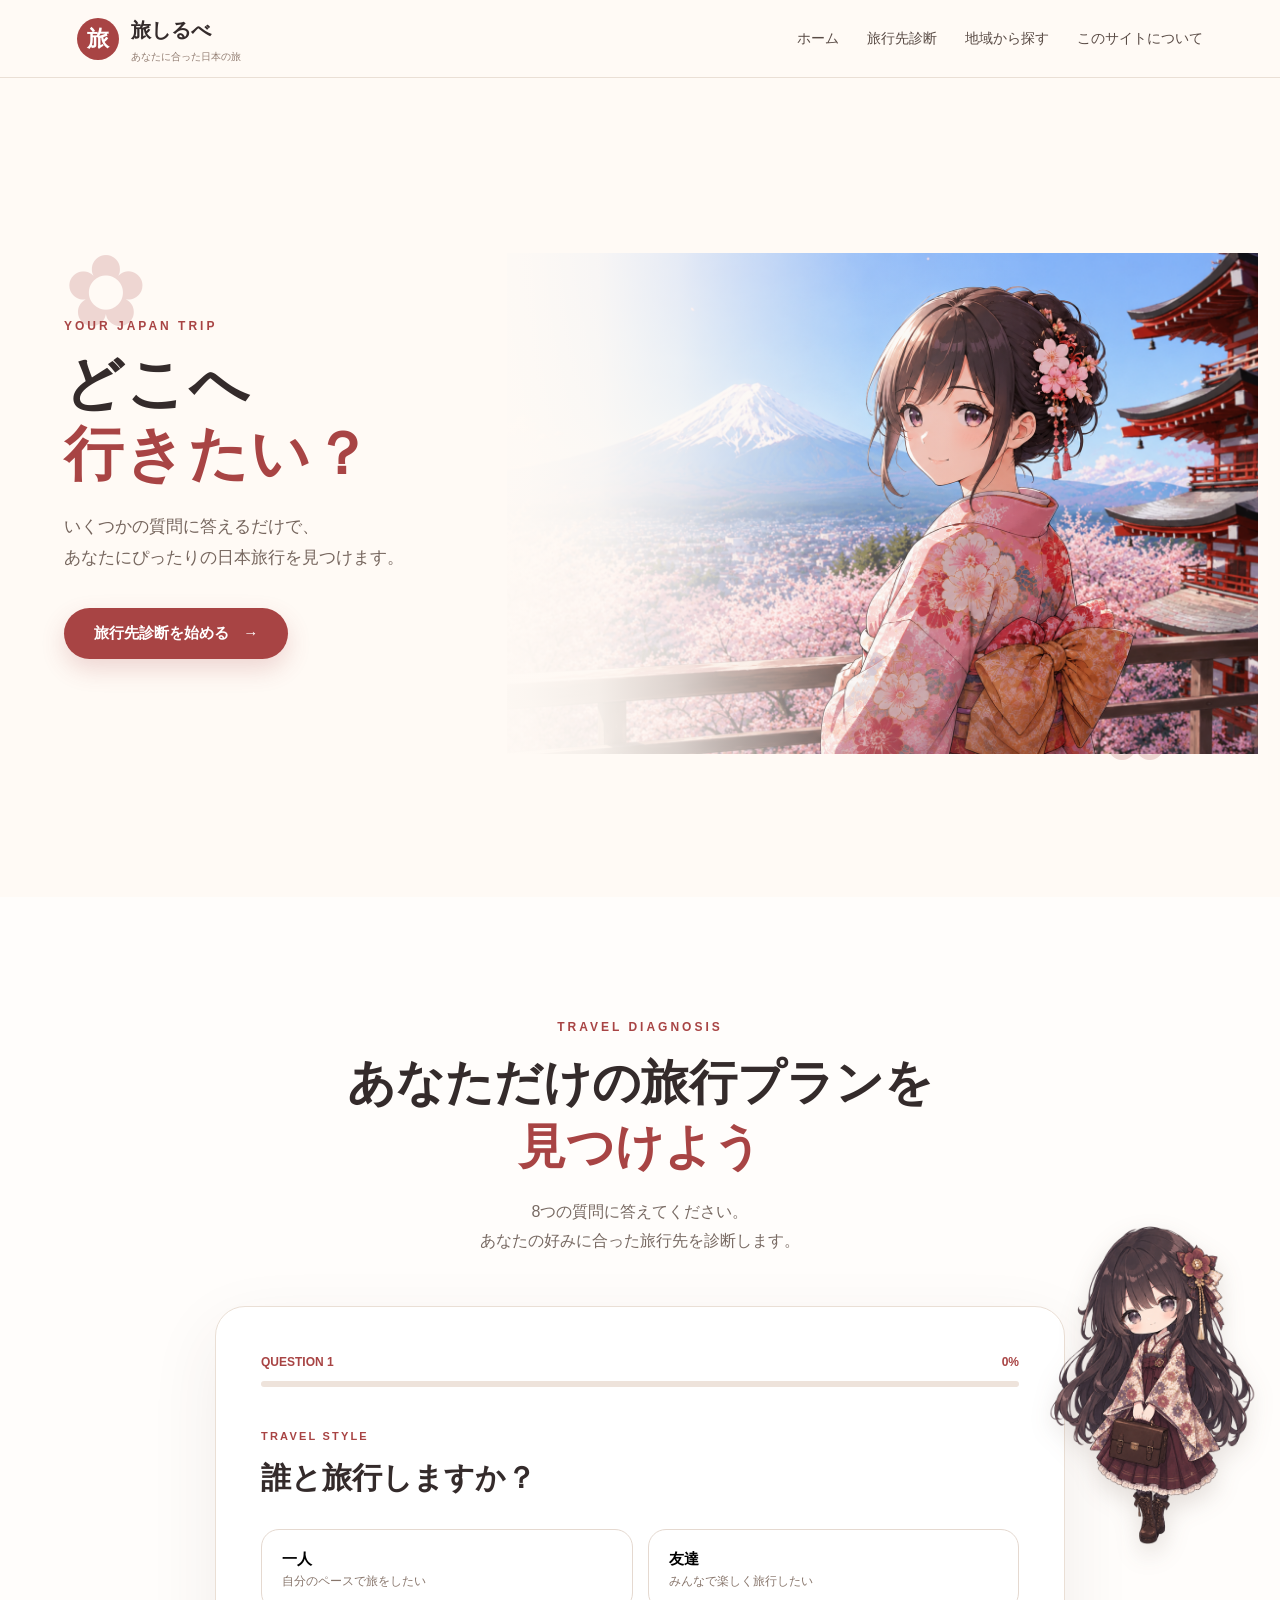
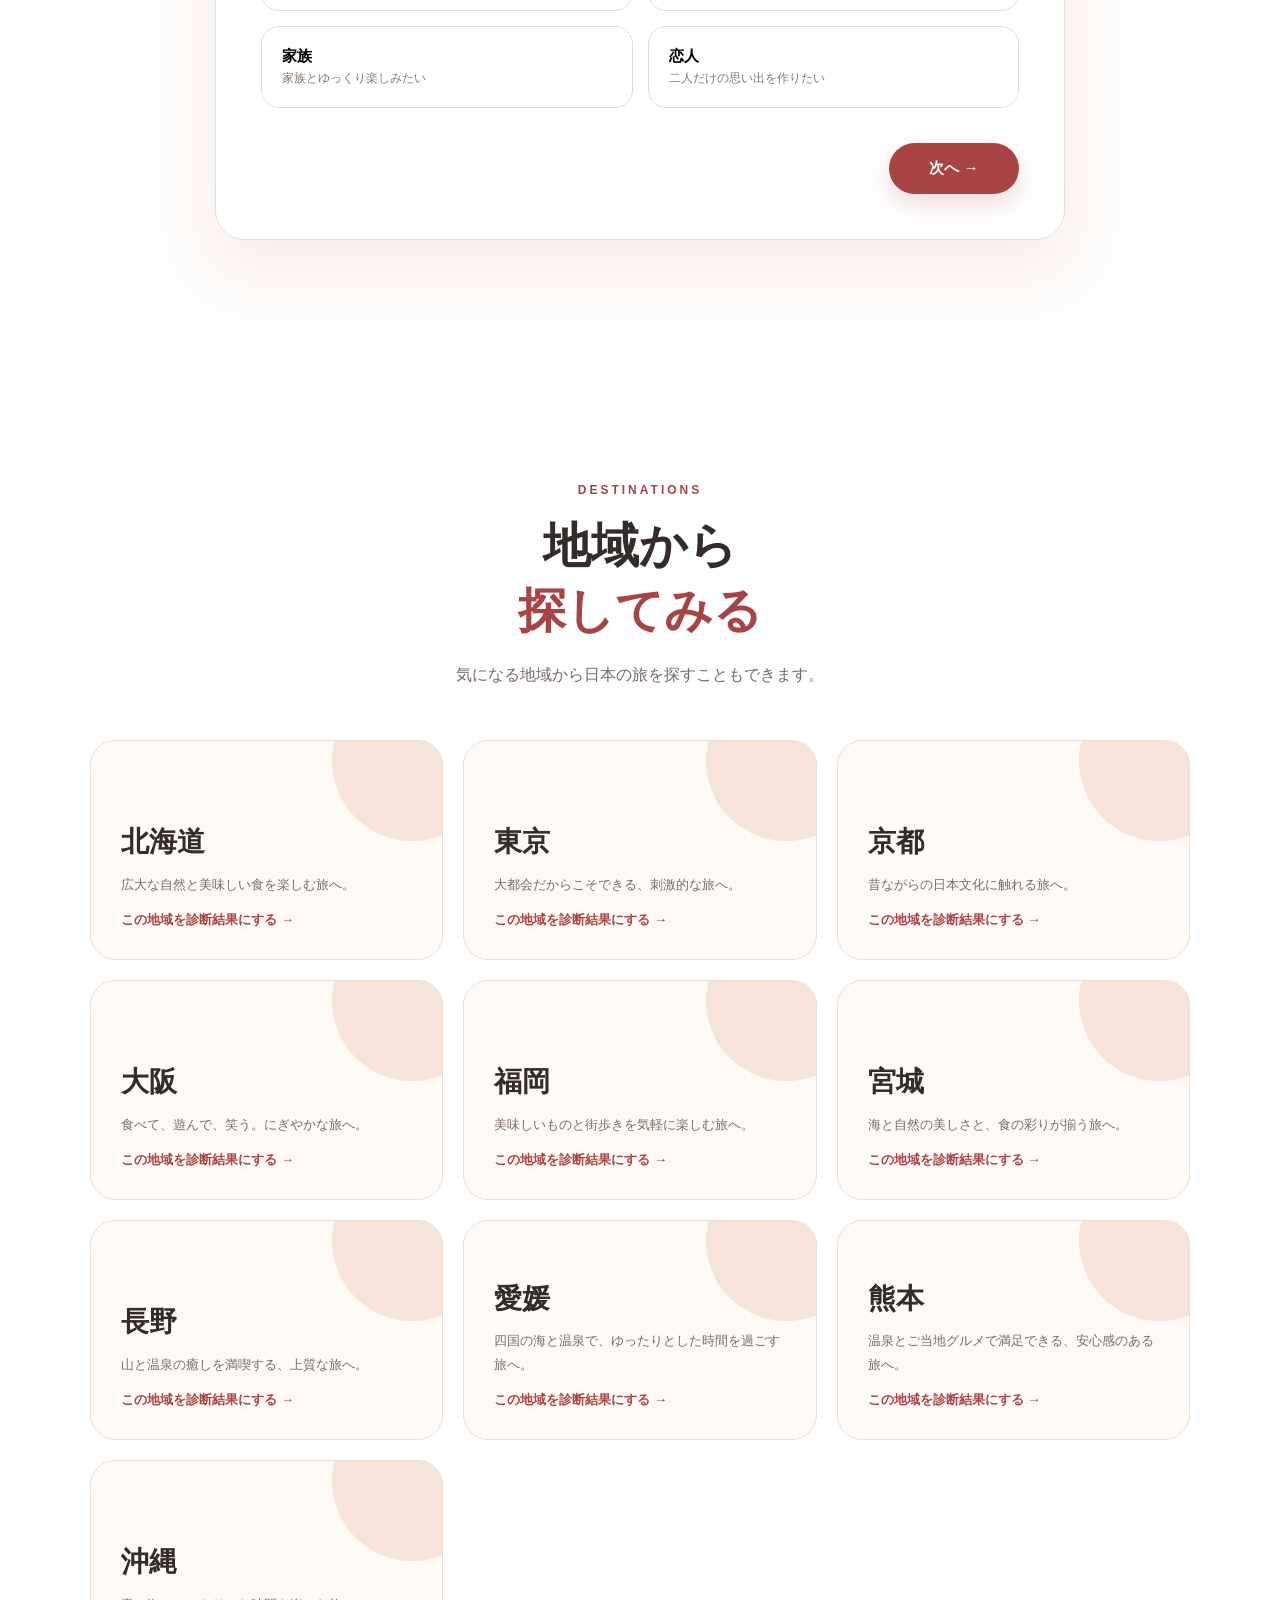
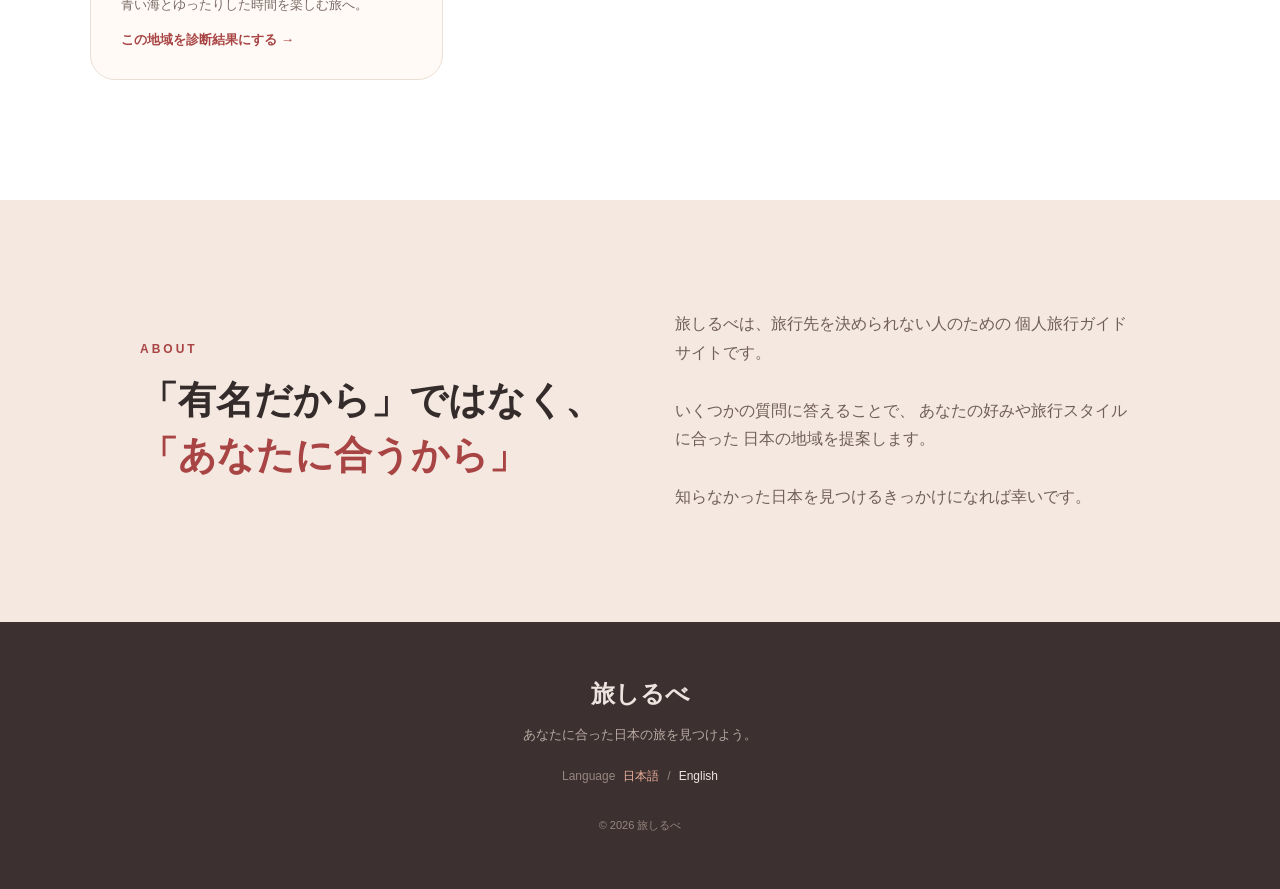
<file: index.html>
<!DOCTYPE html>
<html lang="ja">
<head>
    <meta charset="UTF-8">
    <meta name="viewport" content="width=device-width, initial-scale=1.0">

    <title>旅しるべ｜あなたに合った日本の旅</title>

    <link rel="stylesheet" href="style.css">
    <link rel="stylesheet" href="companion.css">
</head>

<body>

    <!-- =========================
         ヘッダー
    ========================== -->

    <header class="header">

        <div class="logo">
            <span class="logo-mark">旅</span>
            <div>
                <strong>旅しるべ</strong>
                <small>あなたに合った日本の旅</small>
            </div>
        </div>

        <nav class="nav">
            <a href="#home">ホーム</a>
            <a href="#diagnosis">旅行先診断</a>
            <a href="#regions">地域から探す</a>
            <a href="#about">このサイトについて</a>
        </nav>

    </header>


    <!-- =========================
         メイン
    ========================== -->

    <main>

        <!-- ヒーロー -->
        <section id="home" class="hero">

            <div class="hero-decoration decoration-one">✿</div>
            <div class="hero-decoration decoration-two">❀</div>

            <div class="hero-content">

                <div class="hero-text">

                    <p class="eyebrow">YOUR JAPAN TRIP</p>

                    <h1>
                        どこへ<br>
                        <span>行きたい？</span>
                    </h1>

                    <p class="hero-description">
                        いくつかの質問に答えるだけで、<br>
                        あなたにぴったりの日本旅行を見つけます。
                    </p>

                    <button class="main-button" id="startButton">
                        旅行先診断を始める
                        <span>→</span>
                    </button>

                </div>


                <!-- キャラクター用スペース -->
                <div class="character-area"></div>

            </div>

        </section>


        <!-- =========================
             診断セクション
        ========================== -->

        <section id="diagnosis" class="diagnosis-section">

            <div class="section-heading">

                <p class="eyebrow">TRAVEL DIAGNOSIS</p>

                <h2>
                    あなただけの旅行プランを<br>
                    <span>見つけよう</span>
                </h2>

                <p>
                    8つの質問に答えてください。<br>
                    あなたの好みに合った旅行先を診断します。
                </p>

            </div>


            <div class="quiz-card" id="quizCard">

                <!-- 進行状況 -->
                <div class="quiz-progress">

                    <div class="progress-info">
                        <span id="questionNumber">QUESTION 1</span>
                        <span id="progressPercent">0%</span>
                    </div>

                    <div class="progress-bar">
                        <div id="progressFill"></div>
                    </div>

                </div>


                <!-- 質問 -->
                <div id="questionArea">

                    <p class="question-category" id="questionCategory">
                        TRAVEL STYLE
                    </p>

                    <h3 id="questionText">
                        誰と旅行しますか？
                    </h3>

                    <div id="choices" class="choices"></div>

                </div>


                <!-- ボタン -->
                <div class="quiz-buttons">

                    <button
                        id="backButton"
                        class="sub-button"
                        type="button">
                        ← 戻る
                    </button>

                    <button
                        id="nextButton"
                        class="main-button small-button"
                        type="button"
                        disabled>
                        次へ →
                    </button>

                </div>

            </div>

        </section>


        <!-- =========================
             診断結果
        ========================== -->

        <section id="resultSection" class="result-section">

            <div class="result-card">

                <p class="eyebrow">YOUR RESULT</p>

                <h2>
                    あなたにおすすめの<br>
                    <span>旅行先は……</span>
                </h2>

                <div class="result-region" id="resultRegion">
                    京都
                </div>

                <p class="result-catch" id="resultCatch">
                    歴史と日本文化を感じる旅へ。
                </p>

                <div class="result-description" id="resultDescription">
                </div>


                <div class="result-tags" id="resultTags">
                </div>


                <div class="result-grid">

                    <div class="result-info">

                        <span>🏯 おすすめスポット</span>
                        <strong id="resultSpots"></strong>

                    </div>

                    <div class="result-info">

                        <span>🍴 おすすめグルメ</span>
                        <strong id="resultFood"></strong>

                    </div>

                    <div class="result-info">

                        <span>🌸 おすすめ時期</span>
                        <strong id="resultSeason"></strong>

                    </div>

                    <div class="result-info">

                        <span>💰 予算目安</span>
                        <strong id="resultBudget"></strong>

                    </div>

                </div>


                <div class="result-alternatives">

                    <p class="result-alternatives-title">
                        他にはこんな場所がおすすめ！
                    </p>

                    <div class="result-alternative-list" id="resultAlternatives"></div>

                </div>


                <div class="result-actions">

                    <button
                        id="detailsButton"
                        class="main-button">
                        この地域を詳しく見る →
                    </button>

                    <button
                        id="retryButton"
                        class="sub-button">
                        もう一度診断する
                    </button>

                </div>

            </div>

        </section>


        <!-- =========================
             地域一覧
        ========================== -->

        <section id="regions" class="regions-section">

            <div class="section-heading">

                <p class="eyebrow">DESTINATIONS</p>

                <h2>
                    地域から<br>
                    <span>探してみる</span>
                </h2>

                <p>
                    気になる地域から日本の旅を探すこともできます。
                </p>

            </div>


            <div class="region-grid" id="regionGrid">

                <!-- JavaScriptで生成 -->

            </div>

        </section>


        <!-- =========================
             このサイトについて
        ========================== -->

        <section id="about" class="about-section">

            <div class="about-inner">

                <div>

                    <p class="eyebrow">ABOUT</p>

                    <h2>
                        「有名だから」ではなく、<br>
                        <span>「あなたに合うから」</span>
                    </h2>

                </div>

                <p>
                    旅しるべは、旅行先を決められない人のための
                    個人旅行ガイドサイトです。
                    <br><br>
                    いくつかの質問に答えることで、
                    あなたの好みや旅行スタイルに合った
                    日本の地域を提案します。
                    <br><br>
                    知らなかった日本を見つけるきっかけになれば幸いです。
                </p>

            </div>

        </section>

    </main>


    <!-- =========================
         フッター
    ========================== -->

    <footer>

        <div class="footer-logo">
            旅しるべ
        </div>

        <p>
            あなたに合った日本の旅を見つけよう。
        </p>

        <div class="language-switcher" aria-label="Language">
            <span>Language</span>
            <a href="index.html?lang=ja" id="japaneseLink" aria-current="page">日本語</a>
            <span aria-hidden="true"> / </span>
            <a href="index.html?lang=en" id="englishLink">English</a>
        </div>

        <small>
            © 2026 旅しるべ
        </small>

    </footer>


    <script src="script.js"></script>
    <script src="companion.js"></script>

</body>
</html>
</file>
<file: style.css>
/* ==========================================
   基本設定
========================================== */

* {
    box-sizing: border-box;
    margin: 0;
    padding: 0;
}

html {
    scroll-behavior: smooth;
}

body {
    font-family:
        "Yu Gothic",
        "Hiragino Kaku Gothic ProN",
        Meiryo,
        sans-serif;

    color: #342b2b;
    background: #fffaf5;
    line-height: 1.8;
}

button,
a {
    font-family: inherit;
}

button {
    cursor: pointer;
}


/* ==========================================
   ヘッダー
========================================== */

.header {
    height: 78px;
    padding: 0 6%;

    display: flex;
    align-items: center;
    justify-content: space-between;

    background: rgba(255, 250, 245, 0.96);

    border-bottom: 1px solid #eadfd5;

    position: sticky;
    top: 0;
    z-index: 100;
}

.logo {
    display: flex;
    align-items: center;
    gap: 12px;
}

.logo-mark {
    width: 42px;
    height: 42px;

    display: grid;
    place-items: center;

    border-radius: 50%;

    color: white;
    background: #a84444;

    font-size: 22px;
    font-weight: bold;
}

.logo strong {
    display: block;
    font-size: 20px;
}

.logo small {
    display: block;
    color: #927d72;
    font-size: 10px;
}

.nav {
    display: flex;
    gap: 28px;
}

.nav a {
    color: #594b45;
    text-decoration: none;
    font-size: 14px;
    transition: 0.2s;
}

.nav a:hover {
    color: #a84444;
}


/* ==========================================
   共通
========================================== */

.eyebrow {
    color: #a84444;
    font-size: 12px;
    font-weight: bold;
    letter-spacing: 0.25em;
    margin-bottom: 12px;
}

.section-heading {
    text-align: center;
    margin-bottom: 50px;
}

.section-heading h2 {
    font-size: clamp(32px, 5vw, 48px);
    line-height: 1.35;
    margin-bottom: 18px;
}

.section-heading h2 span,
.hero h1 span,
.about-section h2 span {
    color: #a84444;
}

.section-heading > p:last-child {
    color: #786a63;
}


/* ==========================================
   ボタン
========================================== */

.main-button {
    border: none;

    background: #a84444;
    color: white;

    padding: 16px 30px;

    border-radius: 999px;

    font-size: 15px;
    font-weight: bold;

    box-shadow: 0 10px 25px rgba(168, 68, 68, 0.2);

    transition:
        transform 0.2s,
        box-shadow 0.2s,
        background 0.2s;
}

.main-button:hover {
    background: #8f3737;
    transform: translateY(-3px);

    box-shadow:
        0 15px 30px rgba(168, 68, 68, 0.28);
}

.main-button span {
    margin-left: 10px;
}

.small-button {
    min-width: 130px;
}

.sub-button {
    border: 1px solid #d8c9be;

    background: white;
    color: #65554d;

    padding: 14px 24px;

    border-radius: 999px;

    font-size: 14px;

    transition: 0.2s;
}

.sub-button:hover {
    background: #f7eee8;
}


/* ==========================================
   ヒーロー
========================================== */

.hero {
    position: relative;

    min-height: calc(100vh - 81px);

    overflow: hidden;

    display: flex;
    align-items: center;
}

.hero-content {

    position: relative;
    z-index: 2;

    width: min(1280px, 100%);
    max-width: 1280px;
    margin-left: 5%;
    padding-right: 4%;
    display: flex;
    align-items: center;
    min-height: calc(100vh - 81px);

}

.hero-text {
    position: relative;
    z-index: 2;

    width: 38%;
    min-width: 260px;
    flex: 0 0 38%;
}

.hero h1 {
    font-size: clamp(44px, 4.6vw, 68px);
    font-weight: 800;
    letter-spacing: 0.04em;
    line-height: 1.18;
    margin-bottom: 24px;
    max-width: 340px;
}

.hero-description {
    color: #76665e;

    font-size: 17px;

    margin-bottom: 35px;
    max-width: 350px;
}

.character-area {
    position: relative;

    flex: 0 0 62%;
    width: 62%;
    height: 100%;
    min-height: 520px;

    z-index: 0;

    overflow: visible;
    background: #fffaf5;
}


/* =========================
   右側の画像
========================= */

.character-area::before {
    content: "";

    position: absolute;

    top: -3%;
    right: -4%;

    width: 104%;
    height: 112%;

    background-image: url("images/character/travel-girl.png");

    background-size: contain;
    background-position: center right;
    background-repeat: no-repeat;

    z-index: 0;
}


/* =========================
   左側へ溶け込むグラデーション
========================= */

.character-area::after {
    content: "";

    position: absolute;
    inset: -8% auto -8% -6%;

    width: 78%;

    background:
        linear-gradient(
            to right,
            rgba(255, 250, 245, 1) 0%,
            rgba(255, 250, 245, 0.98) 12%,
            rgba(255, 250, 245, 0.94) 24%,
            rgba(255, 250, 245, 0.8) 38%,
            rgba(255, 250, 245, 0.52) 54%,
            rgba(255, 250, 245, 0.18) 72%,
            rgba(255, 250, 245, 0) 100%
        );

    z-index: 1;

    pointer-events: none;
}

.character-speech::before {
    content: "";

    position: absolute;

    left: -10px;
    top: 25px;

    border-width: 8px 12px 8px 0;
    border-style: solid;
    border-color: transparent white transparent transparent;
}

.hero-decoration {
    position: absolute;

    color: #c88484;

    opacity: 0.3;

    font-size: 100px;
}

.decoration-one {
    top: 15%;
    left: 5%;
}

.decoration-two {
    right: 8%;
    bottom: 10%;
}


/* ==========================================
   診断
========================================== */

.diagnosis-section {
    padding: 120px 5%;

    background: #fffdfb;
}

.quiz-card {
    width: min(850px, 100%);

    margin: auto;

    background: white;

    border: 1px solid #eadfd5;

    border-radius: 30px;

    padding: 45px;

    box-shadow:
        0 25px 70px rgba(78, 54, 45, 0.08);
}

.quiz-progress {
    margin-bottom: 40px;
}

.progress-info {
    display: flex;
    justify-content: space-between;

    font-size: 12px;
    font-weight: bold;

    color: #a84444;

    margin-bottom: 8px;
}

.progress-bar {
    width: 100%;
    height: 6px;

    background: #eee3db;

    border-radius: 99px;

    overflow: hidden;
}

#progressFill {
    height: 100%;
    width: 0%;

    background: #a84444;

    transition: width 0.4s ease;
}

.question-category {
    color: #a84444;

    font-size: 11px;

    font-weight: bold;

    letter-spacing: 0.2em;

    margin-bottom: 10px;
}

#questionText {
    font-size: 30px;

    line-height: 1.4;

    margin-bottom: 30px;
}

.choices {
    display: grid;

    grid-template-columns:
        repeat(2, 1fr);

    gap: 15px;
}

.choice {
    border: 1px solid #e5d9d0;

    background: #fff;

    border-radius: 18px;

    padding: 20px;

    text-align: left;

    font-size: 15px;

    transition:
        border 0.2s,
        background 0.2s,
        transform 0.2s;
}

.choice:hover {
    border-color: #c17a7a;

    background: #fff7f2;

    transform: translateY(-2px);
}

.choice.selected {
    border-color: #a84444;

    background: #f9e7e2;

    box-shadow:
        0 0 0 2px rgba(168, 68, 68, 0.08);
}

.choice-title {
    display: block;

    font-weight: bold;

    margin-bottom: 4px;
}

.choice-description {
    display: block;

    color: #88766c;

    font-size: 12px;
}

.quiz-buttons {
    margin-top: 35px;

    display: flex;

    justify-content: space-between;

    align-items: center;
}


/* ==========================================
   結果
========================================== */

.result-section {
    display: none;

    padding: 120px 5%;

    background:
        linear-gradient(
            135deg,
            #fff8f3,
            #f6e3dc
        );
}

.result-section.show {
    display: block;
}

.result-card {
    width: min(900px, 100%);

    margin: auto;

    text-align: center;

    background: white;

    border-radius: 35px;

    padding: 60px 50px;

    box-shadow:
        0 25px 70px rgba(78, 54, 45, 0.1);
}

.result-region {
    font-size: clamp(50px, 8vw, 90px);

    font-weight: bold;

    color: #a84444;

    margin: 20px 0 5px;
}

.result-catch {
    font-size: 20px;

    color: #66564e;

    margin-bottom: 20px;
}

.result-description {
    max-width: 650px;

    margin: auto auto 25px;

    color: #75665e;
}

.result-tags {
    display: flex;

    justify-content: center;

    flex-wrap: wrap;

    gap: 8px;

    margin-bottom: 35px;
}

.result-tag {
    padding: 7px 14px;

    border-radius: 99px;

    background: #f5e6df;

    color: #9c4d4d;

    font-size: 12px;

    font-weight: bold;
}

.result-grid {
    display: grid;

    grid-template-columns:
        repeat(2, 1fr);

    gap: 15px;

    margin-bottom: 40px;
}

.result-info {
    padding: 20px;

    background: #fffaf7;

    border-radius: 18px;

    text-align: left;
}

.result-info span {
    display: block;

    font-size: 12px;

    color: #967f74;

    margin-bottom: 5px;
}

.result-info strong {
    font-size: 15px;
}

.result-alternatives {
    max-width: 620px;
    margin: 0 auto 35px;
}

.result-alternatives-title {
    margin-bottom: 14px;

    color: #7c645d;

    font-size: 15px;

    font-weight: bold;
}

.result-alternative-list {
    display: flex;

    justify-content: center;

    flex-wrap: wrap;

    gap: 12px;
}

.result-alternative-item {
    display: inline-flex;

    align-items: center;

    gap: 8px;

    padding: 10px 16px;

    border: 1px solid #efd8d0;

    border-radius: 999px;

    background: #fff8f4;

    color: #5d4b49;

    font-size: 14px;
}

.result-alternative-rank {
    color: #a84444;

    font-weight: bold;
}

.result-alternative-item strong {
    color: #a84444;
}

.result-alternative-item small {
    color: #907b73;
}

.result-actions {
    display: flex;

    justify-content: center;

    gap: 12px;

    flex-wrap: wrap;
}


/* ==========================================
   地域
========================================== */

.regions-section {
    padding: 120px 5%;

    background: #fff;
}

.region-grid {
    width: min(1100px, 100%);

    margin: auto;

    display: grid;

    grid-template-columns:
        repeat(3, 1fr);

    gap: 20px;
}

.region-card {
    min-height: 220px;

    padding: 30px;

    border-radius: 25px;

    background: #fffaf6;

    border: 1px solid #eadfd5;

    display: flex;

    flex-direction: column;

    justify-content: flex-end;

    position: relative;

    overflow: hidden;

    transition: 0.25s;
}

.region-card::before {
    content: "";

    position: absolute;

    width: 160px;
    height: 160px;

    border-radius: 50%;

    background: #f0d4c8;

    top: -60px;
    right: -50px;

    opacity: 0.6;
}

.region-card:hover {
    transform: translateY(-7px);

    box-shadow:
        0 15px 35px rgba(78, 54, 45, 0.1);
}

.region-card h3 {
    position: relative;

    font-size: 28px;

    margin-bottom: 5px;
}

.region-card p {
    position: relative;

    color: #796b64;

    font-size: 13px;
}

.region-card button {
    margin-top: 15px;

    align-self: flex-start;

    border: none;

    background: transparent;

    color: #a84444;

    font-weight: bold;

    position: relative;
}


/* ==========================================
   ABOUT
========================================== */

.about-section {
    padding: 110px 5%;

    background: #f5e8e0;
}

.about-inner {
    width: min(1000px, 100%);

    margin: auto;

    display: grid;

    grid-template-columns: 1fr 1fr;

    gap: 70px;

    align-items: center;
}

.about-inner h2 {
    font-size: 38px;

    line-height: 1.45;
}

.about-inner > p {
    color: #6f5f56;
}


/* ==========================================
   フッター
========================================== */

footer {
    padding: 50px 20px;

    text-align: center;

    background: #3d3030;

    color: #eee4df;
}

.footer-logo {
    font-size: 24px;

    font-weight: bold;

    margin-bottom: 8px;
}

footer p {
    color: #b9aaa3;

    font-size: 13px;

    margin-bottom: 20px;
}

.language-switcher {
    display: flex;
    justify-content: center;
    align-items: center;
    gap: 8px;
    margin-bottom: 22px;
    color: #968680;
    font-size: 12px;
}

.language-switcher a {
    color: #eee4df;
    text-decoration: none;
    transition: color 0.2s;
}

.language-switcher a:hover,
.language-switcher a[aria-current="page"] {
    color: #f0b29d;
}

footer small {
    color: #968680;

    font-size: 11px;
}


/* ==========================================
   レスポンシブ
========================================== */

@media (max-width: 850px) {

    .header {
        padding: 0 4%;
    }

    .nav {
        display: none;
    }

    .hero-content {
        grid-template-columns: 1fr;

        text-align: center;
    }

    .hero-text {
        order: 1;
    }

    .character-area {
        order: 2;

        min-height: 400px;
    }

    .character-speech {
        right: -30px;
    }

    .choices {
        grid-template-columns: 1fr;
    }

    .region-grid {
        grid-template-columns:
            repeat(2, 1fr);
    }

    .about-inner {
        grid-template-columns: 1fr;

        gap: 30px;
    }
}


@media (max-width: 550px) {

    .hero {
        min-height: auto;
    }

    .hero-content {
        padding: 70px 0;
    }

    .hero h1 {
        font-size: 42px;
    }

    .character-placeholder {
        transform: scale(0.85);
    }

    .quiz-card {
        padding: 25px 20px;

        border-radius: 22px;
    }

    #questionText {
        font-size: 25px;
    }

    .quiz-buttons {
        gap: 10px;
    }

    .result-card {
        padding: 40px 20px;

        border-radius: 25px;
    }

    .result-grid {
        grid-template-columns: 1fr;
    }

    .region-grid {
        grid-template-columns: 1fr;
    }

    .about-inner h2 {
        font-size: 30px;
    }
}
</file>
<file: companion.css>
/* 旅しるべの案内役 */
.site-companion {
    --companion-ink: #342b2b;
    --companion-accent: #a84444;
    --companion-soft: #fff7f1;
    position: fixed;
    right: 18px;
    bottom: 18px;
    z-index: 1000;
    width: min(520px, calc(100vw - 28px));
    color: var(--companion-ink);
    pointer-events: none;
    font-family: "Yu Gothic", "Hiragino Kaku Gothic ProN", Meiryo, sans-serif;
}

.site-companion__body {
    position: relative;
    display: flex;
    align-items: flex-end;
    flex-direction: row-reverse;
    gap: 8px;
}

.site-companion__figure {
    transform: translateY(160%);
    transition: transform 2.6s cubic-bezier(0.22, 1, 0.36, 1);
}

.site-companion.is-visible .site-companion__figure {
    transform: translateY(0);
}

.site-companion.is-peeking .site-companion__figure {
    transform: translateY(160%);
}

.site-companion__figure {
    width: 220px;
    height: 354px;
    flex: 0 0 220px;
    margin-bottom: -100px;
    object-fit: contain;
    object-position: bottom center;
    filter: drop-shadow(0 10px 12px rgba(78, 54, 45, 0.16));
    cursor: pointer;
    pointer-events: auto;
}

.site-companion__figure:hover {
    transform: translateY(-7px) rotate(-2deg);
}

.site-companion__bubble {
    position: fixed;
    right: calc(18px + 220px + 8px);
    bottom: 100px;
    width: min(260px, calc(100vw - 280px));
    min-height: 74px;
    padding: 16px 17px 14px;
    border: 1px solid #eadfd5;
    border-radius: 14px 14px 14px 3px;
    background: #fff;
    box-shadow: 0 12px 32px rgba(78, 54, 45, 0.15);
    opacity: 0;
    transform: translateY(10px) scale(0.96);
    transform-origin: bottom right;
    transition: opacity 0.25s ease, transform 0.25s ease;
    pointer-events: auto;
}

.site-companion.is-bubble-visible .site-companion__bubble {
    opacity: 1;
    transform: translateY(0) scale(1);
}

.site-companion.is-peeking .site-companion__bubble {
    opacity: 0;
    transform: translateY(10px) scale(0.96);
}

.site-companion__bubble::after {
    content: "";
    position: absolute;
    right: -9px;
    bottom: 21px;
    border: 9px solid transparent;
    border-left-color: #fff;
}

.site-companion__name {
    display: block;
    margin-bottom: 4px;
    color: var(--companion-accent);
    font-size: 10px;
    font-weight: bold;
    letter-spacing: 0.12em;
}

.site-companion__message {
    min-height: 44px;
    font-size: 13px;
    line-height: 1.65;
}

@media (max-width: 550px) {
    .site-companion {
        right: 5px;
        bottom: 10px;
        width: calc(100vw - 10px);
    }

    .site-companion__figure {
        width: 155px;
        height: 255px;
        flex-basis: 155px;
        margin-bottom: -86px;
    }

    .site-companion__bubble {
        right: 10px;
        bottom: 110px;
        width: min(260px, calc(100vw - 20px));
        padding: 12px 13px;
    }
}

@media (prefers-reduced-motion: reduce) {
    .site-companion__body,
    .site-companion__bubble,
    .site-companion__figure {
        transition: none;
    }
}
</file>
